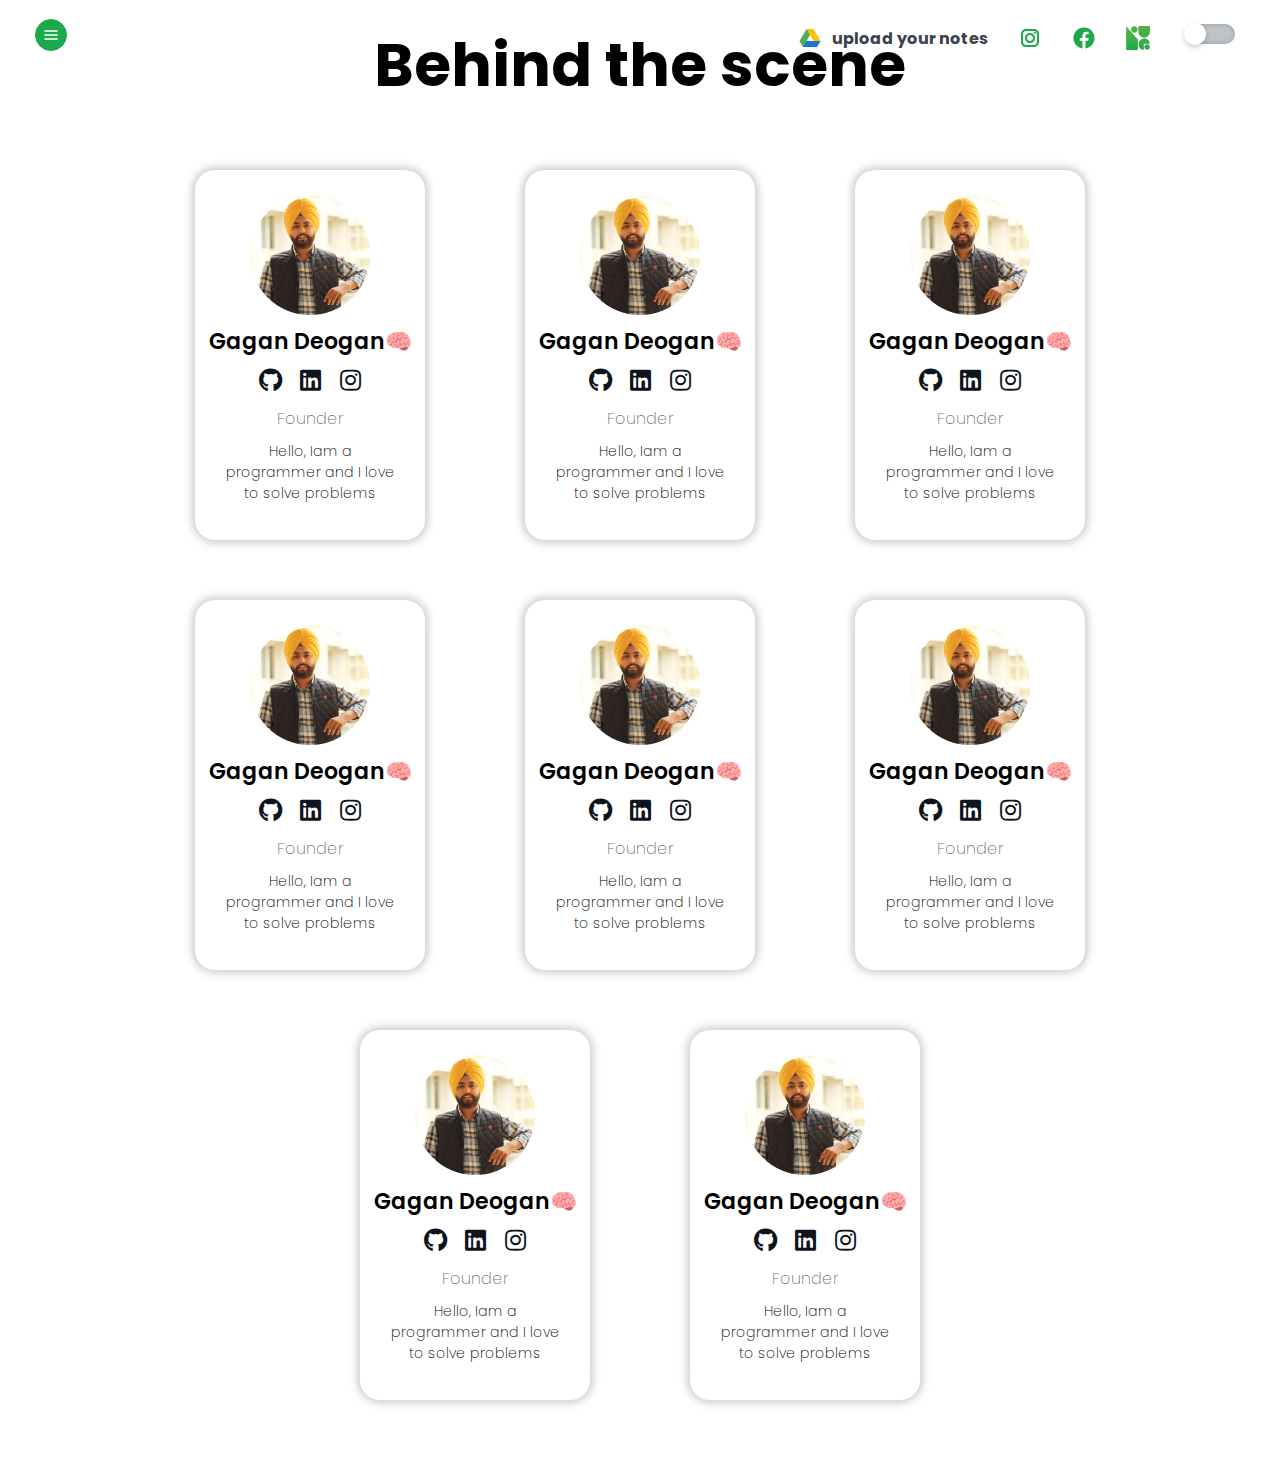
<file: pages/Team.html>
<!DOCTYPE html>
<html lang="en">
<head>
    <meta charset="UTF-8">
    <meta name="viewport" content="width=device-width, initial-scale=1.0">
    <meta http-equiv="X-UA-Compatible" content="ie=edge">
    <link rel="shortcut icon" type="image/svg" href="../public/icons/logo.svg">
    <link href="https://fonts.googleapis.com/css?family=Poppins:600&display=swap" rel="stylesheet">
    <link rel="stylesheet" href="https://cdnjs.cloudflare.com/ajax/libs/font-awesome/5.11.2/css/all.css">
    <link rel="stylesheet" href="../css/main.css">
    <link rel="stylesheet" href="../css/aboutUs.css">
    <link rel="stylesheet" href="../css/navbar.css">
    <title>Team</title>
</head>
<body class="team-body">

    <div class="layer">
        <a href="https://www.instagram.com/motosport_pup/" class="icon1"    >
            <img src="../public/icons/drive.png" class="hidden">
            <h4 class="hidden" >upload your notes</h4>
        </a>
        <a href="https://www.instagram.com/motosport_pup/" class="icon1"    >
            <img class=".img-1" src="../public/icons/instagram.svg">
        </a>
        <a href="https://www.instagram.com/motosport_pup/" class="icon1"    >
            <img src="../public/icons/facebook.svg">
        </a>  
        <a href="index.html" class="icon1"    >
            <img src="../public/icons/logo.svg">
        </a>     
        <div  id="dark-mode-toggle" class="dark-mode-toggle" aria-label="toggle dark mode">
            <div class="toggle">
                <input type="checkbox">
                <label for="" class="onbtn"></label>
                <label for="" class="ofbtn"></label>
            </div>
          </div>
      </div>
  
    <div class="gs-nav-cicrle" id="openMenu" >
        <img src="../public/icons/menu.svg">
      </div>
      <div class="gs-fadde" id="fadded">
      </div>
      <div class="gs-menu-slider" id="menuSlider">
        <div>
            <img class='logo'src="../public/icons/logo.svg" alt="">
        </div> 
        <div class="gs-text-cont">
            <div class="gs-menu-options">
                <img src="../public/icons/home.svg">
                <a href="../index.html"><h1 class="fontH1">Home</h1></a>
            </div>
            <div class="gs-line"></div>
            <div class="gs-menu-options">
                <img src="../public/icons/whatsapp.svg">
                <a href="../pages/Team.html"><h1 class="fontH1">Team</h1></a>
            </div>
            <div class="gs-line"></div>
            <div class="gs-menu-options">
                <img src="../public/icons/team.png">
                <a href="index.html"><h1 class="fontH1">Contact us</h1></a>
            </div>
            <div class="gs-line"></div>
            
          
        </div>
    </div>
    <header class="rs-header"> 
        <h1>Behind the scene</h1>
    </header>
    
    <div class="rs-container-outer">
        <div class="gs-card">
            <img src="../public/profile_pics/Gagan_pic.jpeg" class="gs-card-pic" alt="">
            <h3 class="gs-card-name">Gagan Deogan🧠</h3>
                <div class="gs-card-profile-link">
                    <a href="https://github.com/GagandeepSingh0115"><i class="fab fa-github gs-card-icon"></i></a>
                    <a href="https://github.com/GagandeepSingh0115"><i class="fab fa-linkedin gs-card-icon"></i></a>
                    <a href="https://github.com/GagandeepSingh0115"><i class="fab fa-instagram gs-card-icon"></i></a>
                </div>
            <h6 class="gs-card-header">Founder</h6>
            <p class="gs-qoute">Hello, Iam a programmer and I love to solve problems</p>
        </div>
        <div class="gs-card">
            <img src="../public/profile_pics/Gagan_pic.jpeg" class="gs-card-pic" alt="">
            <h3 class="gs-card-name">Gagan Deogan🧠</h3>
                <div class="gs-card-profile-link">
                    <a href="https://github.com/GagandeepSingh0115"><i class="fab fa-github gs-card-icon"></i></a>
                    <a href="https://github.com/GagandeepSingh0115"><i class="fab fa-linkedin gs-card-icon"></i></a>
                    <a href="https://github.com/GagandeepSingh0115"><i class="fab fa-instagram gs-card-icon"></i></a>
                </div>
            <h6 class="gs-card-header">Founder</h6>
            <p class="gs-qoute">Hello, Iam a programmer and I love to solve problems</p>
        </div>
        <div class="gs-card">
            <img src="../public/profile_pics/Gagan_pic.jpeg" class="gs-card-pic" alt="">
            <h3 class="gs-card-name">Gagan Deogan🧠</h3>
                <div class="gs-card-profile-link">
                    <a href="https://github.com/GagandeepSingh0115"><i class="fab fa-github gs-card-icon"></i></a>
                    <a href="https://github.com/GagandeepSingh0115"><i class="fab fa-linkedin gs-card-icon"></i></a>
                    <a href="https://github.com/GagandeepSingh0115"><i class="fab fa-instagram gs-card-icon"></i></a>
                </div>
            <h6 class="gs-card-header">Founder</h6>
            <p class="gs-qoute">Hello, Iam a programmer and I love to solve problems</p>
        </div>
        <div class="gs-card">
            <img src="../public/profile_pics/Gagan_pic.jpeg" class="gs-card-pic" alt="">
            <h3 class="gs-card-name">Gagan Deogan🧠</h3>
                <div class="gs-card-profile-link">
                    <a href="https://github.com/GagandeepSingh0115"><i class="fab fa-github gs-card-icon"></i></a>
                    <a href="https://github.com/GagandeepSingh0115"><i class="fab fa-linkedin gs-card-icon"></i></a>
                    <a href="https://github.com/GagandeepSingh0115"><i class="fab fa-instagram gs-card-icon"></i></a>
                </div>
            <h6 class="gs-card-header">Founder</h6>
            <p class="gs-qoute">Hello, Iam a programmer and I love to solve problems</p>
        </div>
        <div class="gs-card">
            <img src="../public/profile_pics/Gagan_pic.jpeg" class="gs-card-pic" alt="">
            <h3 class="gs-card-name">Gagan Deogan🧠</h3>
                <div class="gs-card-profile-link">
                    <a href="https://github.com/GagandeepSingh0115"><i class="fab fa-github gs-card-icon"></i></a>
                    <a href="https://github.com/GagandeepSingh0115"><i class="fab fa-linkedin gs-card-icon"></i></a>
                    <a href="https://github.com/GagandeepSingh0115"><i class="fab fa-instagram gs-card-icon"></i></a>
                </div>
            <h6 class="gs-card-header">Founder</h6>
            <p class="gs-qoute">Hello, Iam a programmer and I love to solve problems</p>
        </div>
        <div class="gs-card">
            <img src="../public/profile_pics/Gagan_pic.jpeg" class="gs-card-pic" alt="">
            <h3 class="gs-card-name">Gagan Deogan🧠</h3>
                <div class="gs-card-profile-link">
                    <a href="https://github.com/GagandeepSingh0115"><i class="fab fa-github gs-card-icon"></i></a>
                    <a href="https://github.com/GagandeepSingh0115"><i class="fab fa-linkedin gs-card-icon"></i></a>
                    <a href="https://github.com/GagandeepSingh0115"><i class="fab fa-instagram gs-card-icon"></i></a>
                </div>
            <h6 class="gs-card-header">Founder</h6>
            <p class="gs-qoute">Hello, Iam a programmer and I love to solve problems</p>
        </div>
        <div class="gs-card">
            <img src="../public/profile_pics/Gagan_pic.jpeg" class="gs-card-pic" alt="">
            <h3 class="gs-card-name">Gagan Deogan🧠</h3>
                <div class="gs-card-profile-link">
                    <a href="https://github.com/GagandeepSingh0115"><i class="fab fa-github gs-card-icon"></i></a>
                    <a href="https://github.com/GagandeepSingh0115"><i class="fab fa-linkedin gs-card-icon"></i></a>
                    <a href="https://github.com/GagandeepSingh0115"><i class="fab fa-instagram gs-card-icon"></i></a>
                </div>
            <h6 class="gs-card-header">Founder</h6>
            <p class="gs-qoute">Hello, Iam a programmer and I love to solve problems</p>
        </div>
        <div class="gs-card">
            <img src="../public/profile_pics/Gagan_pic.jpeg" class="gs-card-pic" alt="">
            <h3 class="gs-card-name">Gagan Deogan🧠</h3>
                <div class="gs-card-profile-link">
                    <a href="https://github.com/GagandeepSingh0115"><i class="fab fa-github gs-card-icon"></i></a>
                    <a href="https://github.com/GagandeepSingh0115"><i class="fab fa-linkedin gs-card-icon"></i></a>
                    <a href="https://github.com/GagandeepSingh0115"><i class="fab fa-instagram gs-card-icon"></i></a>
                </div>
            <h6 class="gs-card-header">Founder</h6>
            <p class="gs-qoute">Hello, Iam a programmer and I love to solve problems</p>
        </div>
        </div>   
    <script src="/js/navbar.js" async ></script>
    <script src="../darkmode.js"></script>

</body>
</html>
</file>
<file: css/main.css>
*{
    margin: 0px 0px;
    padding: 0px;
}
body{
    display: inline;
    font-family: 'Poppins', sans-serif;
    overflow-y: scroll;
    /* color: rgba(0, 0, 0, 0.5); */
}
a{
    color: #ffffff;
}
a:link {
    color: #ffffff;
    text-decoration: none;
}
  
a:visited {
    color: #ffffff;
    text-decoration: none;
}
  
a:hover {
    color: #ffffff;
    text-decoration: none;
    
}
a:active {
    text-decoration: underline;
    text-decoration: none;
} 
.gs-hr{
    position: relative;
    top: 0;
    z-index: 5;
    width: 100vw;
    max-width: 100%;
    height: 12px;
    border: 0;
    box-shadow: inset 0 12px 12px -12px rgba(0, 0, 0, 0.5);
}
.footer{
    position: relative;
    top: 0;
    display: flex;
    justify-content: center;
    align-items: center;
    position: relative ;
    width: 100%;
    max-width: 100vw;
    height: 5vh;
    bottom: 0;
    z-index: 5;
    color: #ffffff;
    background-color: #1ba94c;
}
@media (max-width:550px) {
    .gs-hr{
        height: 8px;
        box-shadow: inset 0 6px 6px -6px rgba(0, 0, 0, 0.5);
    }
    .footer{
        height: 4vh;
        font-family: 'Poppins', sans-serif;
        font-size: 10px;
        font-weight: 400;
    }

}

input[type="checkbox"] {
    position: relative;
    margin: 0px 0px 1px 35px;
    width: 50px;
    height: 20px;
    background: #bdc3c7;
    -webkit-appearance: none;
    border-radius: 50px;
    outline: none;
    transition: .4s;
    box-shadow: inset 0 0 5px rgba(0, 0, 0, 0.2);
    cursor: pointer;
  }
  
  input:checked[type="checkbox"] {
    background: #1ba94c;
  }
  
  input[type="checkbox"]::before {
    z-index: 2;
    position: absolute;
    content: "";
    left: 0;
    width: 20px;         
    height: 20px;
    background: #fff;
    border-radius: 50%;
    transform: scale(1.1);
    box-shadow: 0 2px 5px rgba(0, 0, 0, 0.2);
    transition: .4s;
  }
  
  input:checked[type="checkbox"]::before {
    left: 30px;
  }
  
  .toggle {
    position: relative;
    display: inline;
  }
  
  label {
    position: absolute;
    color: #fff;
    font-weight: 400;
    font-size: 10px;
    pointer-events: none;
  }
  
  .onbtn {
    bottom: 15px;
    left: 15px;
  }
  
  .ofbtn {
    bottom: 15px;
    right: 14px;
    /* color: #34495e; */
  }

/*darkmode */
*,*::before,*::after{
  box-sizing: border-box;
}

:root {
  --clr-light: white;
  --clr-dark:#121212;
  --clr-hm-texth1: #39424e;
  --clr-hm-textp: #738fa4;
  --clr-fontH1:#eeeeee;
  --navbar-btn:#121212;
  --navbar:#ffffff;
  --btn-border:#ffffff;
  --sem-box:#eeeeee;
  --background-color:#ffffff;
  --clr-semester-box:#eeeeee;
  --clr-semester-h1:#39424e;
  --clr-gs-menu-slide : #1f3d37;
  --clr-box-shadow:#ccc;
  --foreground: var(--clr-dark);
  --background: var(--clr-light);
}
/* 
.darkmode {
  --clr-light:white;
  --clr-dark: #1d3e53;
  --clr-hm-texth1: #77abb7;
  --clr-hm-textp:#476d7c;
  --foreground: var(--clr-light);
  --background: var(--clr-dark);
} */
.darkmode {
    --clr-light:white;
    --clr-dark: #121212 ;
    --clr-hm-texth1: #eeeeee;
    --clr-hm-textp:#eeeeeea9;
    --clr-fontH1:#eeeeee;
    --clr-gs-menu-slide : #121212;
    --clr-semester-h1:#eeeeee;
    --clr-box-shadow:#0e0a0a;
    --background-color:#121212;

    --btn-border:#414040;
    --navbar: #252525;
    --sem-box:#252525;
    --navbar-btn:#eeeeee;
    --clr-semester-boxp:#ffffffb4;
    --foreground: var(--clr-light);
    --background: var(--clr-dark);
}
/* darkmode end*/
</file>
<file: css/aboutUs.css>
.team-body{
    width: 100vw;
    height: 100%;
    background: var(--background);
}
.rs-container-outer{
    width: 80vw;
    margin: 30px 10vw;
    display: flex;
    flex-wrap: wrap;
    align-items: center;
    align-items: center;
    justify-content: center;
    overflow: hidden;
}
.rs-header{   
    margin-top: 20px;
    display:flex;
    flex-direction: column;
    text-align: center;
    align-items: center;
    text-align: center;
}
.rs-header h1{
    color: var(--clr-rs-headerh1);
    font-size: 60px;
}
.rs-header p{

    width: 60vw;
    font-family: 'Poppins', sans-serif;
    color: #738fa4;
    font-size: 16px;
    font-weight: 100;
}
.gs-card{
    width: 230px;
    height: 370px;
    background-color: #ffffff;
    margin: 30px 50px;
    border-radius: 20px;
    box-shadow: 0px 0px 8px 3px #ccc;
    overflow: hidden;
    display: flex;
    flex-direction: column;
    align-items: center;
    text-align: center;
    font-family: 'Poppins', sans-serif;
    transition: 0.9s;
}
.gs-card-pic{
    width: 120px;
    height: 120px;
    margin-top: 25px;
    margin-bottom: 10px;
    border-radius: 60px;
}
.gs-card-name{
    font-size: 22px;
    margin-bottom: 10px;
    font-weight: 600;
}
.gs-card-profile-link{
    display:inline-flex;
    flex-direction: row; 
    justify-content: space-around;
    width: 120px;
}
.gs-card-icon{
    font-size: 24px;
    color: #0e141e;
}
.gs-card-icon:hover{
    cursor: pointer;
    color: #1ba94c;
}
.gs-card-header{
    margin-top: 10px;
    color: rgba(0, 0, 0, 0.6);
    font-size: 16px;
    font-weight: 200;
    margin-bottom:10px ;
}
.gs-qoute{
    width: 180px;
    color:rgba(0, 0, 0,);
    font-size: 14px;
    font-weight: 200;
}
.gs-card:hover{
    transition: 200ms;
    transform: translateY(-8px);
    box-shadow: 0px 4px 8px 1px rgba(102, 102, 102, 0.5)
}
@media (max-width:768px) {
    .rs-container-outer{
    justify-content: space-around;
    }
    .gs-card{
     margin: 20px 0 ;   
    }
    .rs-header h1{
        font-size: 40px;
    }
    .rs-header p{
        font-size: 20px;
    }
}
@media(max-width:1024px){
    .gs-card{
        margin: 20px 20px ;
    }
    .rs-header h1{
        font-size: 45px;
    }
    .rs-header p{
        width: 90vw;
        font-size: 16px;
        margin-top: -0px;
    }
}
@media (max-width:450px){
    .rs-header{
        margin-top: 3em;
    }
    .rs-header h1{
        font-size: 30px;
    }
    .rs-header p{
        width: 80vw;
        margin-top: 0;
        font-size: 16px;
    }
    .gs-card{
        width: 12em;
        height: 19em;
        border-radius: 8px;
        box-shadow: 0px 0px 8px 4px #ccc;
    }
    .gs-card-pic{
        margin: 30px 0 8px 0;
        width: 90px;
        height: 90px;
    }
    .gs-card-name{
        font-size: 16px;
        margin-bottom: 5px;
    }
    .gs-card-icon{
        font-size: 18px;
        color: #0e141e;
    }
    .gs-card-header{
        margin: 3px 0 6px 0 ;
        font-size: 14px;
        font-weight: 200;
    }
    .gs-qoute{
        width: 90%;
        color:rgba(0, 0, 0,);
        font-size: 14px;
        font-weight: 200;
    }
}
</file>
<file: css/navbar.css>
/* ---------------------------- NAV BAR --------------------------------------------- */
.layer{
    position: absolute;
    top: 24px;
    right: 45px;
    display: flex;
}

.icon1{
    display: flex;
    justify-content: center;
    align-items: center;
    position: relative;
    z-index: 1;
    margin-left: 30px;
}
.icon1 img{
    width: 24px;
    /* border: 2px solid red; */
    /* height: 24px; */
}
.img-2{
    width: 16px;
}
.img-3{
    width: 0px;
}
.icon1 h4{
    margin-left: 10px;
    color: var(--clr-hm-texth1);
}

.gs-nav-cicrle{
    width: 32px;
    height: 32px;
    background-color: #1ba94c;   
    border-radius:40px;
    position: fixed;
    -webkit-position: fixed;
    top: 19px;
    left: 35px;
    z-index: 100;
    border: 1.1px #1ba94c solid;
    display: flex;
    justify-content: center;
    align-items: center;
}
.gs-nav-cicrle img{
    width: 55%;
    height: 55%;
}
.gs-nav-cicrle:hover{
    transition:all .3s;   
    transform: translateY(-2px); 
    box-shadow: 1px 6px 10px -5px #1ba94c;
    cursor: pointer;
}
.gs-menu-options,.gs-menu-slider{
    display: flex;
    flex-direction: row;
    align-items: center;
    text-align: center;
}
.gs-menu-slider{
    height: 100vh;
    width: 0vw;
    position: fixed;
    top: 0;
    left: 0;
    z-index: 10000;
    background:var(--clr-gs-menu-slide);
    transition: .3s ease-out;
    text-align: left;
    letter-spacing: 1px;
    display: block;
    overflow: hidden;
}
.logo{
    margin: 10% 35%;
    width: 30%;
}
.fontH1{
    font-family: 'Poppins', sans-serif;
    font-size: 16px;
    font-weight: 800;
    margin-left: 10px;
    color:var(--clr-fontH1);
}
.icon h1{
    font-size: 16px;
}
.gs-text-cont{
    position: absolute;
    top: 22%;
    left: 20px;
}
.gs-menu-options{
    height: 4vh;
    margin: 2px 0px;
    padding: 10px 6px;
}
.gs-menu-options img{
    width: 1.1em;
    height: 1.1em;
}
.gs-line{
    border-radius: 1px 1px 1px 1px;
    margin: 10px 0;
    height: 1px;
    width: 16rem;
    background-color: rgb(100, 100, 100);
}

.gs-menu-close{
    color: #eee;
    font-size: 22px;
    margin-top: 20px;
}
.gs-menu-close:hover{
    color: #1ba94c;
    cursor: pointer;
    transition: .2s;
}
.gs-fadde{
    display: none;
    position: fixed;
    z-index: 500;
    top: 0;
    right: 0;
    height: 100vh;
    width: 100vw;
    height: 100% !important;
    width: 100% !important;
    background-color:#0e141e;
    opacity: 0.5;
}
@media (max-width:1200px ) and (min-height:1000px) {
    .gs-nav-cicrle{
        position: fixed;
        top: 30px;
        left: 30px;
        width: 40px;
        height: 40px;
        }
    .icon1 img{
        width: 40px;
    }
    .icon1 h1{
        font-size: 24px;
    }
}
@media (max-width:1000px){
    .gs-nav-cicrle{
        top: 15px;
        left: 15px;
        width: 30px;
        height: 30px;
    }
}
@media (max-width:550px) {
    .layer{
        top: 15px;
        right: 12px;
    }
    .icon1 img{
        width: 20px;
    }
    .gs-nav-cicrle{
    top: 12px;
    left: 10px;
    z-index: 100;
    width: 22px;
    height: 22px;
    }
    .gs-text-cont{
        top: 10%;
        left: 12%;
    }
    .gs-menu-options h1{
        color: #eee;
    }
    .gs-text-cont h1{
        font-size: 10px;
        color: #eee;
        font-weight: 400;
    }
    .gs-line{
        width: 100% !important;
    }
}
/* --------------------End OF nav Bar--------------- */



/*darkmode */
/* darkmode end*/
</file>
